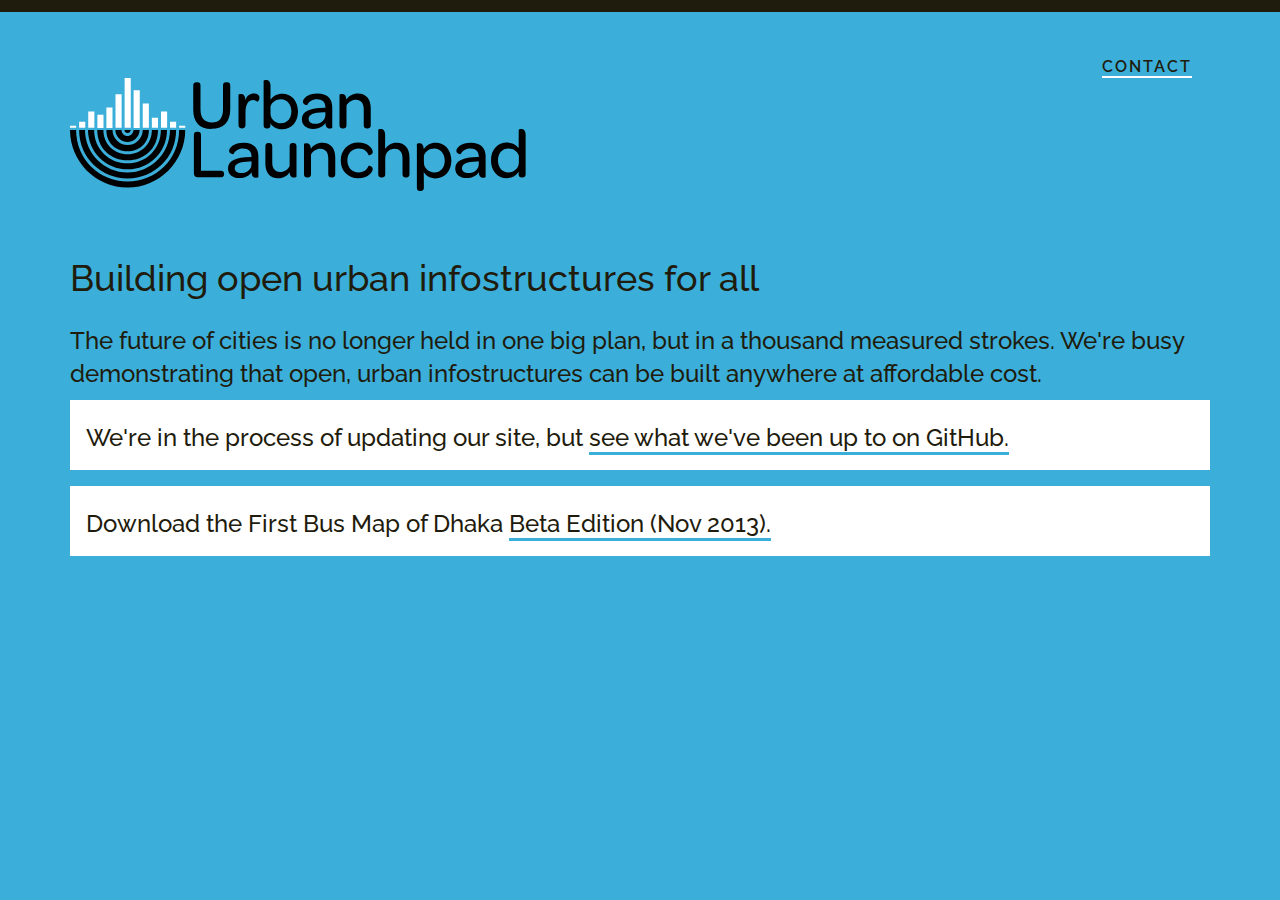
<file: index.html>
<!DOCTYPE html>
<html lang="en-us">

<head>
	<meta charsets="utf-8">
	<meta name="viewport" content="width=device-width, initial-scale=1.0">
	<meta name="description" content="Building open urban infostructures for all">
	<meta name="keywords" content="ict, urban planning, design, technology, transportation">
	<meta name="author" content="Front-End and Design: Stephen Kennedy">
	<title>Urban Launchpad</title>
	<link rel="shortcut icon" href="src/img/favicon.ico" />
	<link href='http://fonts.googleapis.com/css?family=Raleway:300,400,500' rel='stylesheet' type='text/css'>

	<link rel="stylesheet" type="text/css" href="src/css/bootstrap.css">	
	<link rel="stylesheet" type="text/css" href="src/css/style2.css">

	<script src='https://api.tiles.mapbox.com/mapbox.js/v2.1.4/mapbox.js'></script>
	<link href='https://api.tiles.mapbox.com/mapbox.js/v2.1.4/mapbox.css' rel='stylesheet' />

	<script>
		// add google analytics here
	</script>
</head>

<body>
<header>

	<div class="container">
		<div class="row">
			<div class="col-sm-8 col-md-6 logo">
				<a href="#">
					<svg version="1.1" id="Layer_1" xmlns="http://www.w3.org/2000/svg" xmlns:xlink="http://www.w3.org/1999/xlink" x="0px" y="0px" viewBox="-429 352 365 90" enable-background="new -429 352 365 90" xml:space="preserve">
						<path d="M-330.4,377.3v-19.2c0-1.7,0.9-2.6,2.5-2.6h0.8c1.7,0,2.5,0.9,2.5,2.6v19c0,6.9,3,10.5,9,10.5c6.1,0,9-3.5,9-10.6v-18.9
						c0-1.8,0.8-2.6,2.5-2.6h0.9c1.6,0,2.4,0.8,2.4,2.6v19c0,10.1-5.2,15.6-14.9,15.6C-325.3,392.8-330.4,387.4-330.4,377.3z
						 M-281.8,364.4c2.8,0,4.4,1.3,4.4,3.6c0,2.1-1.6,3-1.7,2.9c-0.8-0.7-1.9-1.2-3.4-1.2c-4.4,0-6.1,4.3-6.1,10.5v9.5
						c0,2-1.1,2.6-2.5,2.6h-0.6c-1.5,0-2.5-0.6-2.5-2.6v-24.3c0-0.2,0.9-0.6,2-0.6c1.7,0,3.4,0.9,3.5,4.7
						C-287.5,366.2-285.3,364.4-281.8,364.4z M-268.6,389.7c0,2-1,2.6-2.4,2.6h-0.6c-1.5,0-2.5-0.6-2.5-2.6v-35.6c0-0.2,0.9-0.6,2-0.6
						c1.7,0,3.5,0.9,3.5,4.8v11c2.1-3,5.3-4.8,9.4-4.8c7.2,0,12.6,5.6,12.6,14.2c0,8.5-5.3,14.3-12.8,14.3c-4.5,0-7.9-2.2-9.3-4.8V389.7
						L-268.6,389.7z M-268.6,380.3c0,4.5,3.8,7.9,8.3,7.9c5.1,0,8.4-3.9,8.4-9.6c0-5.6-3.5-9.6-8.3-9.6c-4.1,0-7,2.2-8.4,5.6V380.3z
						 M-224.7,375.3c0-4.1-2.4-6.3-6.7-6.3c-4.1,0-6.5,2.1-7.8,4.6c0,0.1-3.4,0-3.4-2.7c0-2.6,3.9-6.5,11.6-6.5c7.6,0,11.8,3.9,11.8,10.8
						v16.6c0,0.3-1,0.6-2,0.6c-2,0-3.4-1.1-3.4-4.4c-2,2.9-5.6,4.7-9.7,4.7c-5.8,0-9.2-3.1-9.2-7.7c0-6.2,6-8.9,18.1-9.2h0.7
						L-224.7,375.3L-224.7,375.3z M-224.7,381.4v-2.1l-1.5,0.1c-7.9,0.3-11.9,1.7-11.9,5.4c0,2.4,1.9,3.9,5.1,3.9
						C-228.2,388.7-224.7,385.7-224.7,381.4z M-198.8,364.4c7.1,0,10.4,4.9,10.4,11.6v13.7c0,2-1.1,2.6-2.5,2.6h-0.6
						c-1.5,0-2.5-0.6-2.5-2.6v-13c0-4.5-2.3-7.4-6.2-7.4c-3.5,0-6.2,1.9-7.6,4.7v15.7c0,2-1.1,2.6-2.5,2.6h-0.6c-1.5,0-2.5-0.6-2.5-2.6
						v-24.3c0-0.2,0.9-0.6,2-0.6c1.6,0,3.3,0.8,3.5,4.4C-205.9,366.4-202.9,364.4-198.8,364.4z M-329.9,428.2v-30.7
						c0-1.8,0.8-2.6,2.4-2.6h0.8c1.7,0,2.5,0.8,2.5,2.6v28.7h15.8c1.7,0,2.7,0.8,2.7,2.5v0.2c0,1.6-1,2.5-2.7,2.5h-18.5
						C-328.7,431.4-329.9,430.2-329.9,428.2z M-283.8,414.6c0-4.1-2.4-6.3-6.7-6.3c-4.1,0-6.5,2.1-7.8,4.6c0,0.1-3.4,0-3.4-2.7
						c0-2.6,3.9-6.5,11.6-6.5c7.6,0,11.8,3.9,11.8,10.8v16.6c0,0.3-1,0.6-2,0.6c-2,0-3.4-1.1-3.4-4.4c-2,2.9-5.6,4.7-9.7,4.7
						c-5.8,0-9.2-3.1-9.2-7.7c0-6.2,6-8.9,18.1-9.2h0.7L-283.8,414.6L-283.8,414.6z M-283.8,420.7v-2.1l-1.5,0.1
						c-7.9,0.3-11.9,1.7-11.9,5.4c0,2.4,1.9,3.9,5.1,3.9C-287.3,428-283.8,425-283.8,420.7z M-262.3,432.1c-7.1,0-10.4-4.8-10.4-11.6
						v-13.7c0-2,1-2.7,2.4-2.7h0.6c1.5,0,2.5,0.6,2.5,2.7v13c0,4.7,2.4,7.4,6.5,7.4c3.4,0,6-1.9,7.4-4.8v-15.7c0-2,1-2.7,2.4-2.7h0.6
						c1.5,0,2.5,0.6,2.5,2.7V431c0,0.2-0.9,0.6-2,0.6c-1.7,0-3.4-0.8-3.5-4.3C-255.2,430.1-258.1,432.1-262.3,432.1z M-227.2,403.7
						c7.1,0,10.4,4.9,10.4,11.6V429c0,2-1.1,2.6-2.5,2.6h-0.6c-1.5,0-2.5-0.6-2.5-2.6v-13c0-4.5-2.3-7.4-6.2-7.4c-3.5,0-6.2,1.9-7.6,4.7
						V429c0,2-1.1,2.6-2.5,2.6h-0.6c-1.5,0-2.5-0.6-2.5-2.6v-24.3c0-0.2,0.9-0.6,2-0.6c1.6,0,3.3,0.8,3.5,4.4
						C-234.3,405.7-231.3,403.7-227.2,403.7z M-212.4,417.9c0-8.2,6-14.2,14-14.2c8,0,11.6,4.9,11.6,7.5c0,2.3-3.1,2.8-3.3,2.5
						c-1.2-3-3.5-5.3-8.1-5.3c-5.1,0-8.9,4-8.9,9.5c0,5.6,3.8,9.6,8.9,9.6c4.6,0,6.9-2.3,8.1-5.3c0.2-0.3,3.3,0.1,3.3,2.5
						c0,2.5-3.6,7.4-11.6,7.4C-206.5,432.1-212.4,426.2-212.4,417.9z M-167.8,403.7c7.1,0,10.4,4.9,10.4,11.7V429c0,2-1.1,2.6-2.5,2.6
						h-0.6c-1.5,0-2.5-0.6-2.5-2.6v-13c0-4.7-2.4-7.4-6.2-7.4c-4.6,0-7.6,3-7.6,7.9V429c0,2-1.1,2.6-2.5,2.6h-0.6c-1.5,0-2.5-0.6-2.5-2.6
						v-35.6c0-0.2,0.9-0.6,2-0.6c1.7,0,3.5,0.9,3.5,4.8v11.1C-174.9,405.8-172,403.7-167.8,403.7z M-145.9,439.8c0,2-1.1,2.6-2.5,2.6
						h-0.6c-1.5,0-2.5-0.6-2.5-2.6v-35c0-0.2,0.9-0.6,2-0.6c1.7,0,3.4,0.9,3.5,4.7c2.1-3.1,5.2-5.1,9.5-5.1c7.2,0,12.6,5.6,12.6,14.2
						c0,8.5-5.3,14.3-12.8,14.3c-4.4,0-7.8-2.4-9.3-5.1L-145.9,439.8L-145.9,439.8L-145.9,439.8z M-145.9,419.6c0,4.5,3.8,7.9,8.3,7.9
						c5.1,0,8.4-3.9,8.4-9.6c0-5.6-3.5-9.6-8.3-9.6c-4.1,0-7,2.2-8.4,5.6C-145.9,413.9-145.9,419.6-145.9,419.6z M-102,414.6
						c0-4.1-2.4-6.3-6.7-6.3c-4.1,0-6.5,2.1-7.8,4.6c0,0.1-3.4,0-3.4-2.7c0-2.6,3.9-6.5,11.6-6.5c7.6,0,11.8,3.9,11.8,10.8v16.6
						c0,0.3-1,0.6-2,0.6c-2,0-3.4-1.1-3.4-4.4c-2,2.9-5.6,4.7-9.7,4.7c-5.8,0-9.2-3.1-9.2-7.7c0-6.2,6-8.9,18.1-9.2h0.7L-102,414.6
						L-102,414.6L-102,414.6z M-102,420.7v-2.1l-1.5,0.1c-7.9,0.3-11.9,1.7-11.9,5.4c0,2.4,1.9,3.9,5.1,3.9C-105.5,428-102,425-102,420.7
						z M-70,393.4c0-0.2,1-0.6,2-0.6c1.7,0,3.5,0.9,3.5,4.8V429c0,2-1,2.6-2.5,2.6h-0.6c-1.5,0-2.5-0.6-2.5-2.6v-2.1
						c-2.1,3.3-5.2,5.2-9.5,5.2c-7.2,0-12.6-5.7-12.6-14.2c0-8.5,5.3-14.2,12.8-14.2c4.4,0,7.7,2,9.3,4.4L-70,393.4L-70,393.4z
						 M-69.9,413.9c-1.4-3.4-4.2-5.6-8.3-5.6c-5.1,0-8.4,3.8-8.4,9.6c0,5.6,3.5,9.6,8.3,9.6c4.5,0,8.4-3.3,8.4-7.9L-69.9,413.9
						L-69.9,413.9z"/>
						<path d="M-429,393.5c0,25.2,20.7,46.1,46.1,46.1c25.4,0,46.1-20.9,46.1-46.1h-4.9c0,23.6-18.5,41.2-41.2,41.2
						c-22.7,0-41.2-17.7-41.2-41.2H-429z M-382.9,425c17.4,0,31.5-13.7,31.5-31.5h-4.9c0,15.4-12,26.7-26.7,26.7
						c-14.7,0-26.7-11.2-26.7-26.7h-4.9C-414.4,411.4-400.3,425-382.9,425z M-421.7,393.5c0,21.9,17.4,38.8,38.8,38.8
						s38.8-16.9,38.8-38.8h-4.9c0,18.7-15.2,34-34,34c-18.7,0-34-15.3-34-34C-416.9,393.5-421.7,393.5-421.7,393.5z M-387.8,393.5h-4.9
						c0,4.9,4.4,9.7,9.7,9.7c5.4,0,9.7-4.8,9.7-9.7h-4.9c0,2.4-2.2,4.9-4.9,4.9C-385.6,398.3-387.8,395.9-387.8,393.5z M-380.5,393.5
						h-4.9c0,1.6,1.1,2.4,2.4,2.4C-381.6,395.9-380.5,395.1-380.5,393.5z M-407.2,393.5c0,14.6,10.9,24.3,24.3,24.3
						c13.4,0,24.3-9.6,24.3-24.3h-4.9c0,11.4-8.7,19.4-19.4,19.4c-10.7,0-19.4-8-19.4-19.4H-407.2z M-399.9,393.5c0,10.6,7.6,17,17,17
						s17-6.4,17-17h-4.9c0,6.5-5.4,12.1-12.1,12.1S-395,400-395,393.5H-399.9z"/>
						<path fill="#FFFFFF" d="M-399.9,375.6h4.9v16.3h-4.9V375.6z M-392.6,365h4.9v26.8h-4.9V365z M-385.3,352h4.9v39.8h-4.9V352z
						 M-378.1,361.8h4.9v30.1h-4.9V361.8z M-370.8,372.3h4.9v19.5h-4.9V372.3z M-363.5,383.7h4.9v8.1h-4.9V383.7z M-356.2,378.8h4.9v13
						h-4.9V378.8z M-349,386.9h4.9v4.9h-4.9V386.9z M-407.1,381.3h4.9v10.6h-4.9V381.3z M-414.4,378.8h4.9v13h-4.9V378.8z M-421.7,386.9
						h4.9v4.9h-4.9V386.9z M-429,390.2h4.9v1.6h-4.9V390.2z M-341.7,390.2h4.9v1.6h-4.9V390.2z"/>
					</svg>
				</a>
			</div>
			<div class="col-sm-4 col-md-6">
				<nav>
					<ul>
						<!-- <li><a href="#">Approach</a></li>
						<li><a href="#">Team</a></li>
						<li><a href="#">Projects</a></li> -->
						<li><a href="mailto:info@urbanlaunchpad.org">Contact</a></li>
					</ul>
				</nav>
			</div>
		</div>
	</div>

</header>

<body>

	<div class="container">
		<h1>Building open urban infostructures for all</h1>
		<h3>The future of cities is no longer held in one big plan, but in a thousand measured strokes. We're busy demonstrating that open, urban infostructures can be built anywhere at affordable cost.</h3>
		<div style="padding: 1px 16px 6px; background-color: #FFF;">
			<h3>We're in the process of updating our site, but <span style="border-bottom: 3px solid #3BAFDA;"><a href="https://github.com/urbanlaunchpad" target="_blank">see what we've been up to on GitHub</a>.</span></h3>
		</div>
		<div style="margin-top: 16px; padding: 1px 16px 6px; background-color: #FFF;">
			<h3>Download the First Bus Map of Dhaka <span style="border-bottom: 3px solid #3BAFDA;"><a href="./src/pdf/BUS-MAP_basemap_BETA-nov13.pdf" target="_blank">Beta Edition (Nov 2013)</a>.</span></h3>
		</div>	
	</div>
	<!-- <div class="container-fluid basemap">
		<div class="row">
			<div id='map'></div>
			<script>
				L.mapbox.accessToken = 'pk.eyJ1Ijoic3RlcGhlbmtlbm5lZHkiLCJhIjoidjE2aTktdyJ9.gpYsw_JQAEuHlK5rAq0rsw';

				var map = L.mapbox.map('map', 'stephenkennedy.ml78i9gj', { zoomControl:false } );

				// map.dragging.disable();
				map.touchZoom.disable();
				map.doubleClickZoom.disable();
				map.scrollWheelZoom.disable();
				map.zoomControl.disable();
			</script>
		</div>
	</div> -->

</body>

</html>
</file>
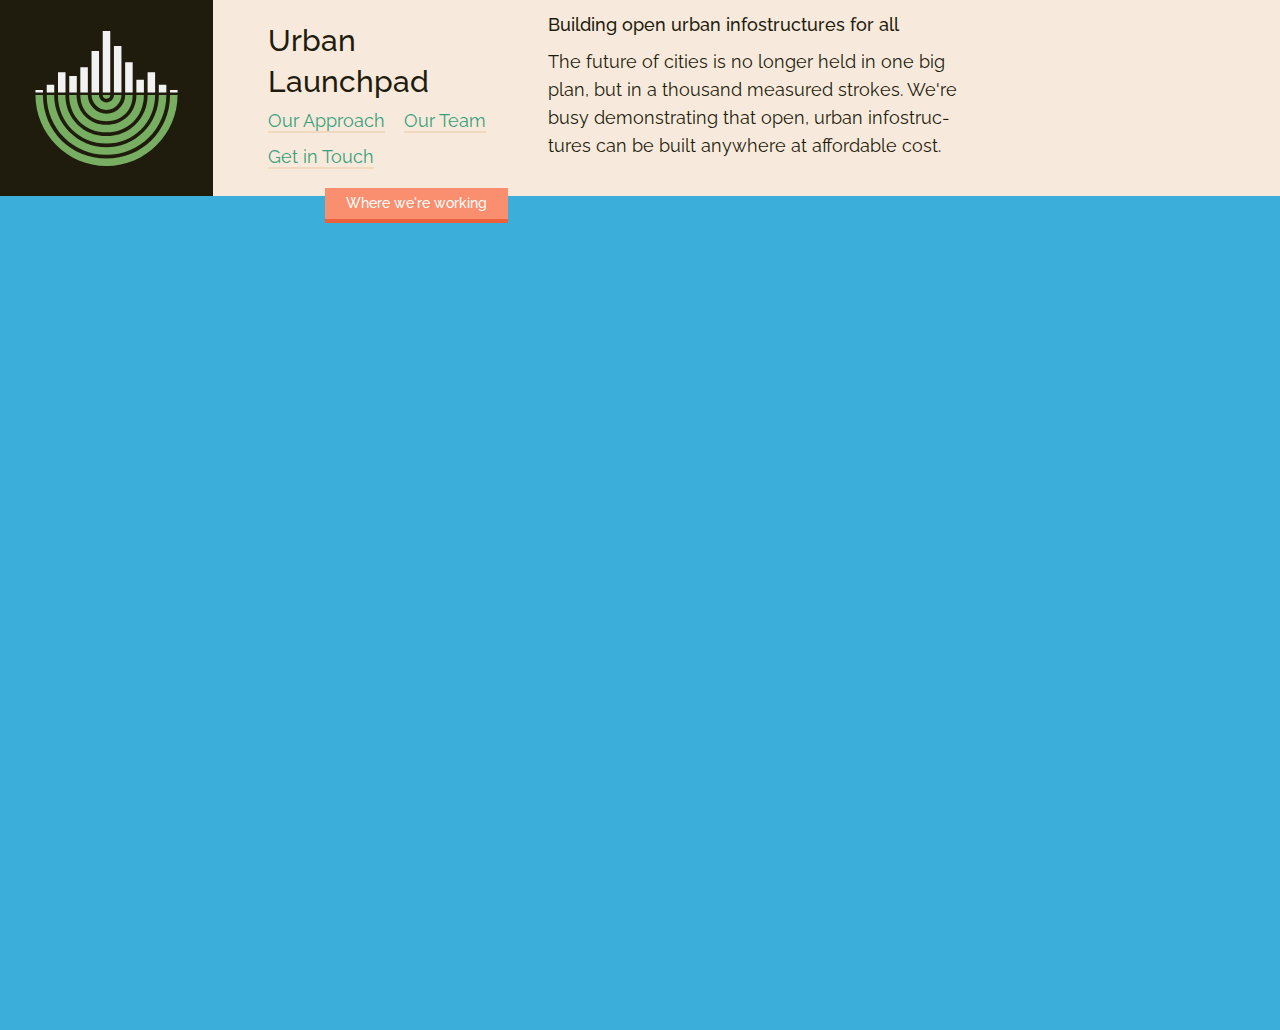
<file: index0.html>
<!DOCTYPE html>
<html lang="en-us">

<head>
	<meta charsets="utf-8">
	<meta name="viewport" content="width=device-width, initial-scale=1.0">
	<meta name="description" content="Building open urban infostructures for all">
	<meta name="keywords" content="ict, urban planning, design, technology, transportation">
	<meta name="author" content="Front-End and Design: Stephen Kennedy">
	<title>Urban Launchpad</title>
	<link rel="shortcut icon" href="src/img/favicon.ico" />
	<link href='http://fonts.googleapis.com/css?family=Raleway:300,400,500' rel='stylesheet' type='text/css'>

	<link rel="stylesheet" type="text/css" href="src/css/bootstrap.css">	
	<link rel="stylesheet" type="text/css" href="src/css/style.css">

	<script src='https://api.tiles.mapbox.com/mapbox.js/v2.1.4/mapbox.js'></script>
	<link href='https://api.tiles.mapbox.com/mapbox.js/v2.1.4/mapbox.css' rel='stylesheet' />

	<script>
		// add google analytics here
	</script>
</head>

<body>
<header>
	<div class="container-fluid">
		<div class="row">
			<div class="col-md-2 logo">
				<a href="#">
					<svg version="1.1" id="Layer_1" xmlns="http://www.w3.org/2000/svg" xmlns:xlink="http://www.w3.org/1999/xlink" x="0px" y="0px"
				 	viewBox="-5 -10 300 300" enable-background="new -5 -10 300 300" xml:space="preserve">
					<path fill="#78AE62" d="M15.266,132.759C15.266,206.9,73.465,262.49,145,262.49c71.536,0,129.739-55.589,129.739-129.731H290
						c0,79.253-65.047,145.001-145,145.001c-79.952,0-145-65.748-145-145.001H15.266z M145,231.97c54.7,0,99.216-42.969,99.216-99.213
						h-15.268c0,48.575-37.653,83.948-83.947,83.948c-46.286,0-83.947-35.373-83.947-83.948H45.791
						C45.791,189.005,90.294,231.97,145,231.97z M22.895,132.759c0,69.028,54.776,122.107,122.105,122.107
						c67.33,0,122.109-53.079,122.109-122.107h-15.264c0,58.8-47.931,106.844-106.847,106.844c-58.911,0-106.841-48.044-106.841-106.844
						H22.895L22.895,132.759z M129.733,132.759h-15.26c0.002,15.339,13.693,30.523,30.525,30.523c16.833,0,30.525-15.184,30.525-30.523
						h-15.262c0,7.67-6.853,15.265-15.267,15.265C136.581,148.019,129.733,140.428,129.733,132.759z M152.632,132.759h-15.269
						c0,5.113,3.421,7.631,7.634,7.631C149.208,140.389,152.632,137.872,152.632,132.759z M68.679,132.759
						c0.004,46.02,34.243,76.317,76.321,76.317c42.083,0,76.32-30.298,76.32-76.317h-15.264c0,35.792-27.393,61.055-61.058,61.055
						c-33.665,0-61.058-25.263-61.058-61.055H68.679L68.679,132.759z M91.575,132.759c0.002,33.236,23.968,53.419,53.422,53.419
						c29.453,0,53.421-20.184,53.421-53.419h-15.266c0,20.453-17.117,38.16-38.158,38.16c-21.038,0-38.159-17.707-38.159-38.16H91.575z"
						/>
					<path fill="#F2F2F2" d="M91.575,76.381h15.34v51.13h-15.34V76.381z M114.473,127.51h15.339V43.145h-15.339V127.51z M137.327,127.51
						h15.339V2.239h-15.339V127.51z M160.184,127.511h15.34V32.919h-15.34V127.511z M183.078,127.51h15.341V66.153h-15.341V127.51z
						 M205.982,127.51h15.338v-25.564h-15.338V127.51z M228.878,127.51h15.338V86.605h-15.338V127.51z M251.771,127.511h15.338v-15.339
						h-15.338V127.511z M69.027,127.51h15.339V94.275H69.027V127.51z M46.018,127.51h15.339V86.605H46.018V127.51z M23.009,127.511
						h15.339v-15.339H23.009V127.511z M0,127.51h15.339v-5.112H0V127.51z M274.66,127.51H290v-5.112h-15.34V127.51z"/>
					</svg>
				</a>
			</div>
			<div class="col-sm-3">
				<nav>
					<h2>Urban Launchpad</h2>
					<ul>
						<li><a href="#">Our Approach</a></li>
						<li><a href="#">Our Team</a></li>
						<li><a href="#">Get in Touch</a></li>
					</ul>
				</nav>
			</div>
			<div class="hidden-xs col-sm-7 col-md-6" style="padding-top:3px;">
				<h4>Building open urban infostructures for all</h4>
				<p>The future of cities is no longer held in one big plan, but in a thousand measured strokes. We're busy demonstrating that open, urban infostructures can be built anywhere at affordable cost.</p>
			</div>
		</div>
	</div>
</header>

<div class="container-fluid">
	<div class="row">
		<div class="col-xs-6 col-xs-offset-3 col-sm-3 col-sm-offset-4 col-md-2 col-md-offset-3">
			<div class="marker">
				<h5>Where we're working</h5>
			</div>
		</div>
	</div>
</div>

<div class="container-fluid basemap">
	<div class="row">
		<div id='map'></div>
		<script>
			L.mapbox.accessToken = 'pk.eyJ1Ijoic3RlcGhlbmtlbm5lZHkiLCJhIjoidjE2aTktdyJ9.gpYsw_JQAEuHlK5rAq0rsw';

			var map = L.mapbox.map('map', 'stephenkennedy.UL_basemap', { zoomControl:false } );

			// map.dragging.disable();
			map.touchZoom.disable();
			map.doubleClickZoom.disable();
			map.scrollWheelZoom.disable();
			map.zoomControl.disable();
		</script>
	</div>
</div>

</body>

</html>
</file>
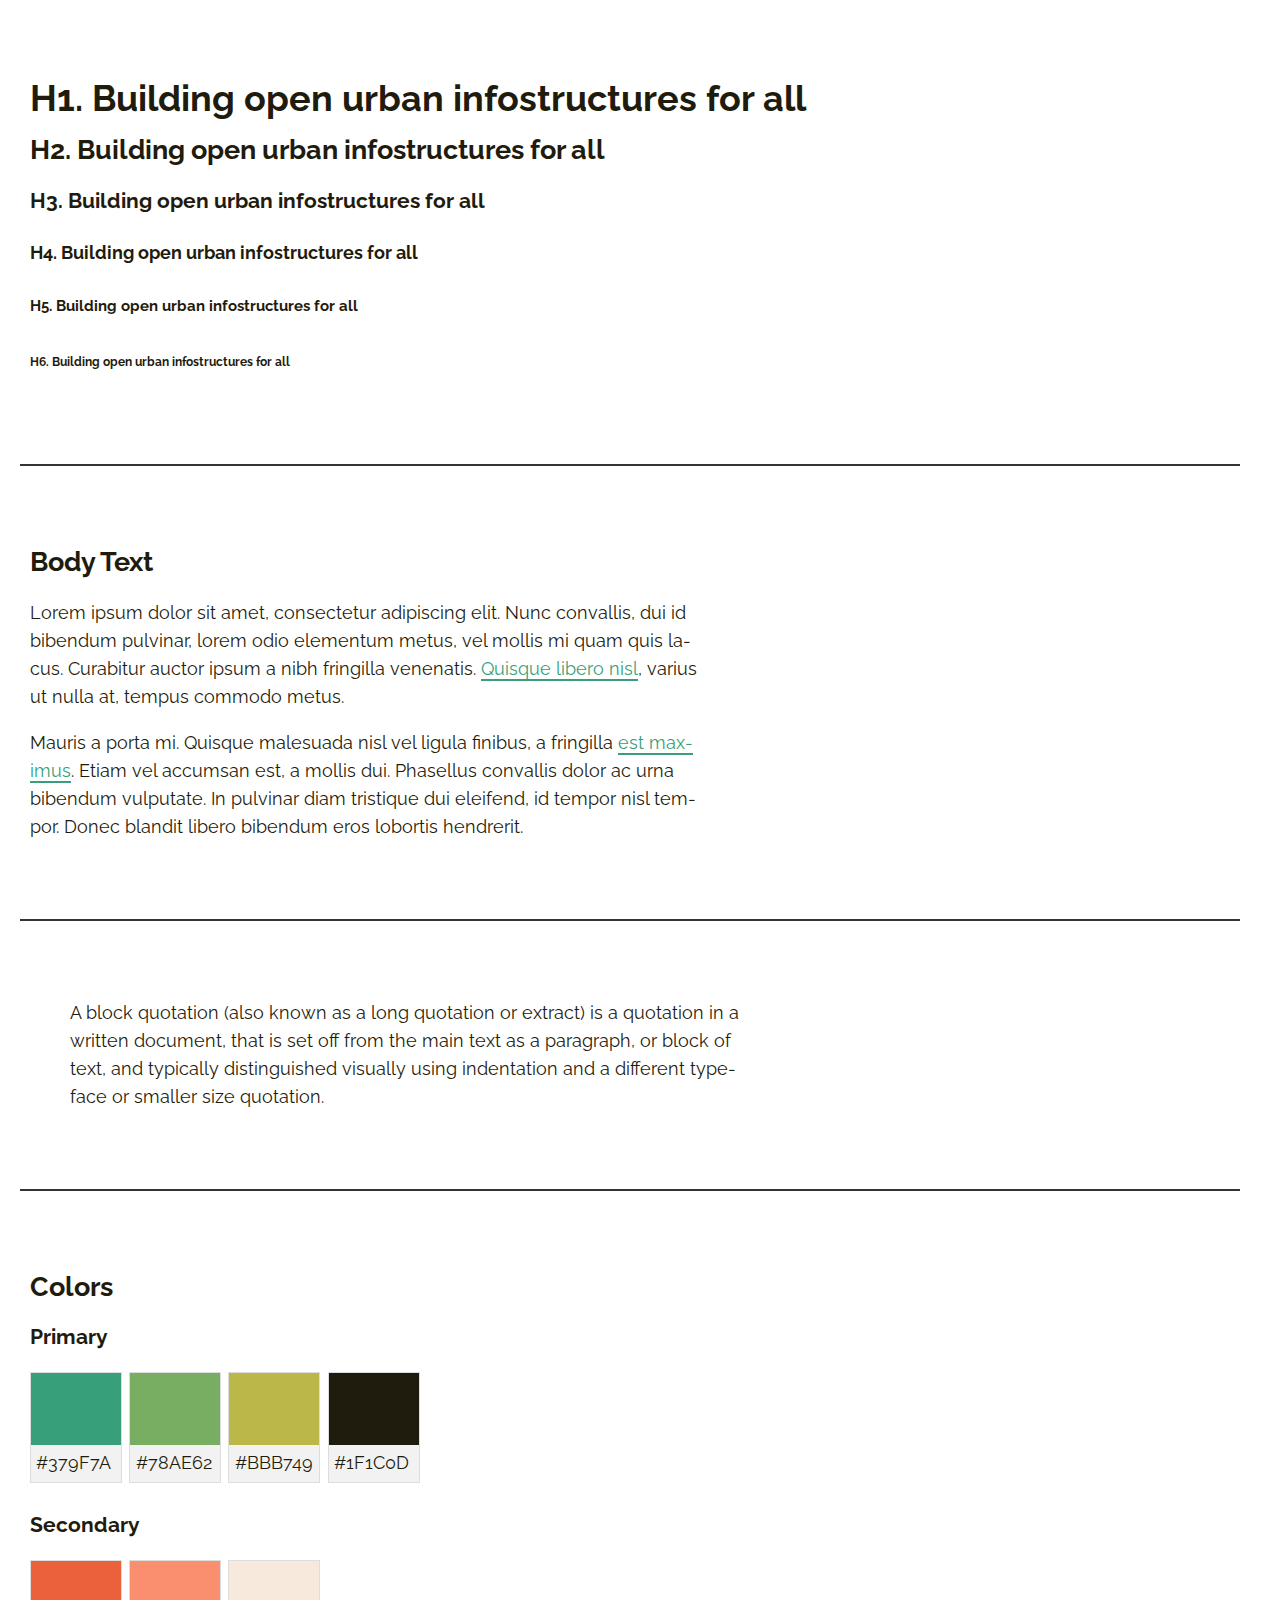
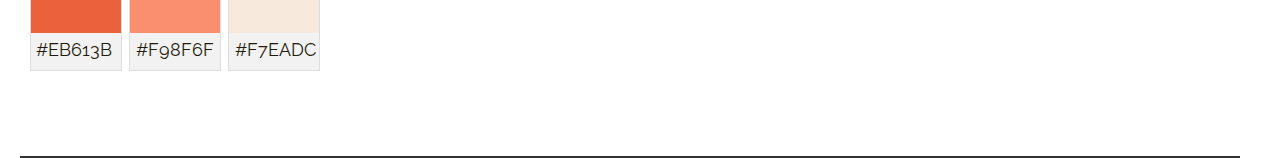
<file: style.html>
<!DOCTYPE html>
<html lang="en-us">
<head>
	<meta charsets="utf-8">
	<meta name="viewport" content="width=device-width, initial-scale=1.0">
	<meta name="description" content="Building open urban infostructures for all">
	<meta name="keywords" content="ict, urban planning, design, technology, transportation">
	<meta name="author" content="Front-End and Design: Stephen Kennedy">
	<title>Urban Launchpad</title>
	<link rel="shortcut icon" href="src/img/favicon.ico" />
	<link href='http://fonts.googleapis.com/css?family=Raleway:300,400,500' rel='stylesheet' type='text/css'>
	<link rel="stylesheet" type="text/css" href="src/css/style.css">
	<link rel="stylesheet" type="text/css" href="src/css/style-guide.css">
	<script>
		// add google analytics here
	</script>
</head>

<body>
	<div class="sg-section">
		<h1>H1. Building open urban infostructures for all</h1>
		<h2>H2. Building open urban infostructures for all</h2>
		<h3>H3. Building open urban infostructures for all</h3>
		<h4>H4. Building open urban infostructures for all</h4>
		<h5>H5. Building open urban infostructures for all</h5>
		<h6>H6. Building open urban infostructures for all</h6>
	</div>
	<div class="sg-section">
		<h2>Body Text</h2>
		<p>Lorem ipsum dolor sit amet, consectetur adipiscing elit. Nunc convallis, dui id bibendum pulvinar, lorem odio elementum metus, vel mollis mi quam quis lacus. Curabitur auctor ipsum a nibh fringilla venenatis. <a href="">Quisque libero nisl</a>, varius ut nulla at, tempus commodo metus.</p>
		<p>Mauris a porta mi. Quisque malesuada nisl vel ligula finibus, a fringilla <a href="">est maximus</a>. Etiam vel accumsan est, a mollis dui. Phasellus convallis dolor ac urna bibendum vulputate. In pulvinar diam tristique dui eleifend, id tempor nisl tempor. Donec blandit libero bibendum eros lobortis hendrerit.</p>
	</div>
	<div class="sg-section">
		<blockquote> 
			<p>A block quotation (also known as a long quotation or extract) is a quotation in a written document, that is set off from the main text as a paragraph, or block of text, and typically distinguished visually using indentation and a different typeface or smaller size quotation.</p> 
		</blockquote>
	</div>
	<div class="sg-section">
		<h2>Colors</h2>
		<h3>Primary</h3>
		<ul class="sg-colors">
			<li>
				<span class="sg-swatch" style="background: #379F7A;"></span>
				<span class="sg-label">#379F7A</span>
			</li>
			<li>
				<span class="sg-swatch" style="background: #78AE62;"></span>
				<span class="sg-label">#78AE62</span>
			</li>
			<li>
				<span class="sg-swatch" style="background: #BBB749;"></span>
				<span class="sg-label">#BBB749</span>
			</li>
			<li>
				<span class="sg-swatch" style="background: #1F1C0D;"></span>
				<span class="sg-label">#1F1C0D</span>
			</li>
		</ul>
		<h3>Secondary</h3>
		<ul class="sg-colors">
			<li>
				<span class="sg-swatch" style="background: #EB613B;"></span>
				<span class="sg-label">#EB613B</span>
			</li>
			<li>
				<span class="sg-swatch" style="background: #F98F6F;"></span>
				<span class="sg-label">#F98F6F</span>
			</li>
			<li>
				<span class="sg-swatch" style="background: #F7EADC;"></span>
				<span class="sg-label">#F7EADC</span>
			</li>
		</ul>
	</div>
</body>

</html>
</file>
<file: src/css/style2.css>
body {
	margin: 0;
	padding: 0;
	font-family: "Raleway",Helvetica,Arial,sans-serif;
	font-size: 18px;
	line-height: 28px;
	color: #1F1C0D;
	background-color: #3BAFDA;
}

.row > div {
	-webkit-transition: width .5s; /* Safari */
    transition: width .5s;	
}

/*=========== HEADER ===========*/

header {
	border-top: 12px solid #1f1C0D;
	padding: 2em 0;
}

header .logo {
	height: 100px;
}
header .logo a svg:hover {
	border-bottom: 0px;
	opacity: 0.6;
}
header .logo a svg {
	height: 65%;
	position: relative;
	/*top: 5px;*/
	display:block;
	/*margin: auto;*/
}
header .logo {
	-webkit-transition: height .2s; /* Safari */
    transition: height .2s;
}
header #title {
	font-size: 1.5em;
	line-height: 1.75em;
	margin: 0;
}

@media (min-width: 768px) {
  	header .logo {
    	height: 150px;
  	}
	header .logo a {
		position: relative;
		top: 30px;
	}
	header .logo a svg {
		height: 75%;
	}
	header nav ul {
		float: right;
	}
}

header nav ul {
	list-style: none;
	line-height: 2em;
}

header nav ul li {
	display: inline-block;
	padding-right: 1em;
}

header nav ul li a {
	text-transform: uppercase;
	letter-spacing: 2px;
	font-size: 16px;
	font-weight: 600;
  	border-bottom: 2px solid #FFF; 
}

/*=========== TYPOGRAPHY ===========*/

a {
  	text-decoration: none;
  	color: #1F1C0D; 
	opacity: 1;
    transition: opacity 1s;
    -moz-transition: opacity 1s;
    -webkit-transition: opacity 1s;
    -o-transition: opacity 1s;
}

a:hover {
	opacity: 0.675;
    text-decoration: none;
}

p a, ul a, ol a {
  	/*color: #379F7A;*/
  	border-bottom: 2px solid #FFF; 
}

p {/*margin-bottom: 2em;*/ -webkit-hyphens: auto; -moz-hyphens: auto; hyphens: auto;}

p {
	max-width: 42.5rem;
}

.basemap {
	background-color: #3BAFDA;
}
 
#map { 
	position:absolute; 
	/*top:130px; 
	bottom:0; 
	margin-bottom:-130px;*/
	width:100%; 
	height:400px;
	background-color: #3BAFDA;
	z-index: -1;
}
</file>
<file: src/css/style.css>
body {
	margin: 0;
	padding: 0;
	font-family: "Raleway",Helvetica,Arial,sans-serif;
	font-size: 18px;
	line-height: 28px;
	color: #1F1C0D;
}

.container {
  padding-right: 15px;
  padding-left: 15px;
  margin-right: auto;
  margin-left: auto;
}

/*=========== TYPOGRAPHY ===========*/

a {
  	text-decoration: none;
  	color: #BBB749; 
 }

a:hover {
    color: #78AE62;
    text-decoration: none;
  	border-bottom: 2px solid #78AE62; 
}

p a, ul a, ol a {
  	color: #379F7A;
  	border-bottom: 2px solid #379F7A; 
}

p {/*margin-bottom: 2em;*/ -webkit-hyphens: auto; -moz-hyphens: auto; hyphens: auto;}

p {
	max-width: 42.5rem;
}


/*=========== HEADER ===========*/

header {
	background-color: #F7EADC;
	z-index: 1;
}

header .logo {
	background-color: #1F1C0D;
	/*height: 196px;*/
	height: 45px;
	/*padding: 10px;*/
}


header .logo a svg:hover {
	border-bottom: 0px;
	opacity: 0.8;
}

header .logo a svg {
	height: 65%;
	position: relative;
	top: 5px;
	display:block;
	margin: auto;
}

@media (min-width: 992px) {
  	header .logo {
    	height: 196px;
  	}
	header .logo a {
		position: relative;
		top: 20px;
	}
	header .logo a svg {
		height: 75%;
	}
}

header nav {
	padding: 0 0 0 0;
}

header nav h2 {
	padding-left: 40px;
	margin-bottom: 0;
}

header nav ul {
	list-style: none;
	line-height: 2em;
}

header nav ul li {
	display: inline-block;
	padding-right: 0.75em;
}

header nav ul li a {
  	border-bottom: 2px solid #f1d9c0; 
}

.basemap {
	background-color: #3BAFDA;
}
 
#map { 
	position:absolute; 
	top:130px; 
	bottom:0; 
	margin-bottom:-130px;
	width:100%; 
	height:100%;
	background-color: #3BAFDA;
	z-index: -1;
}

.marker {
	background-color: #F98F6F;
	position: relative;
	top: -8px;
	left: -10px;
	padding: 0.325em 0;
	border-bottom: 4px solid #EB613B;
}

.marker h5 {
	display: block;
	margin: auto;
	text-align: center;
	color: #fff;
}
</file>
<file: src/css/style-guide.css>
.sg-section {
	max-width: 1200px;
	margin: 0 20px;
	padding: 60px 10px;
	border-bottom: 2px solid #333;
}


/*COLOR SECTION*/

.sg-colors {
  	overflow: hidden; 
}

ul {
	display: block;
	list-style-type: disc;
	-webkit-margin-before: 1em;
	-webkit-margin-after: 1em;
	-webkit-margin-start: 0px;
	-webkit-margin-end: 0px;
	-webkit-padding-start: 0px;
}

.sg-colors li {
	overflow: hidden;
	background-color: #f2f2f2;
	border: 1px solid #dddddd;
	margin: 0 0.4em 0.4em 0; 
	padding-bottom: 5px;
}

@media all and (min-width: 30em) {
  	.sg-colors li {
    	float: left;
    	width: 5em; 
	} 
}

.sg-swatch {
  display: block;
  height: 1.5em;
  width: 50%; }
  @media all and (max-width: 30em) {
    .sg-swatch {
      float: left;
      margin-right: 0.3em; } }
  @media all and (min-width: 30em) {
    .sg-swatch {
      width: 100%;
      height: 4em;
      margin-bottom: 0.2em; } }

.sg-label {
  padding: 0.3em;
  line-height: 1; 
}
</file>
